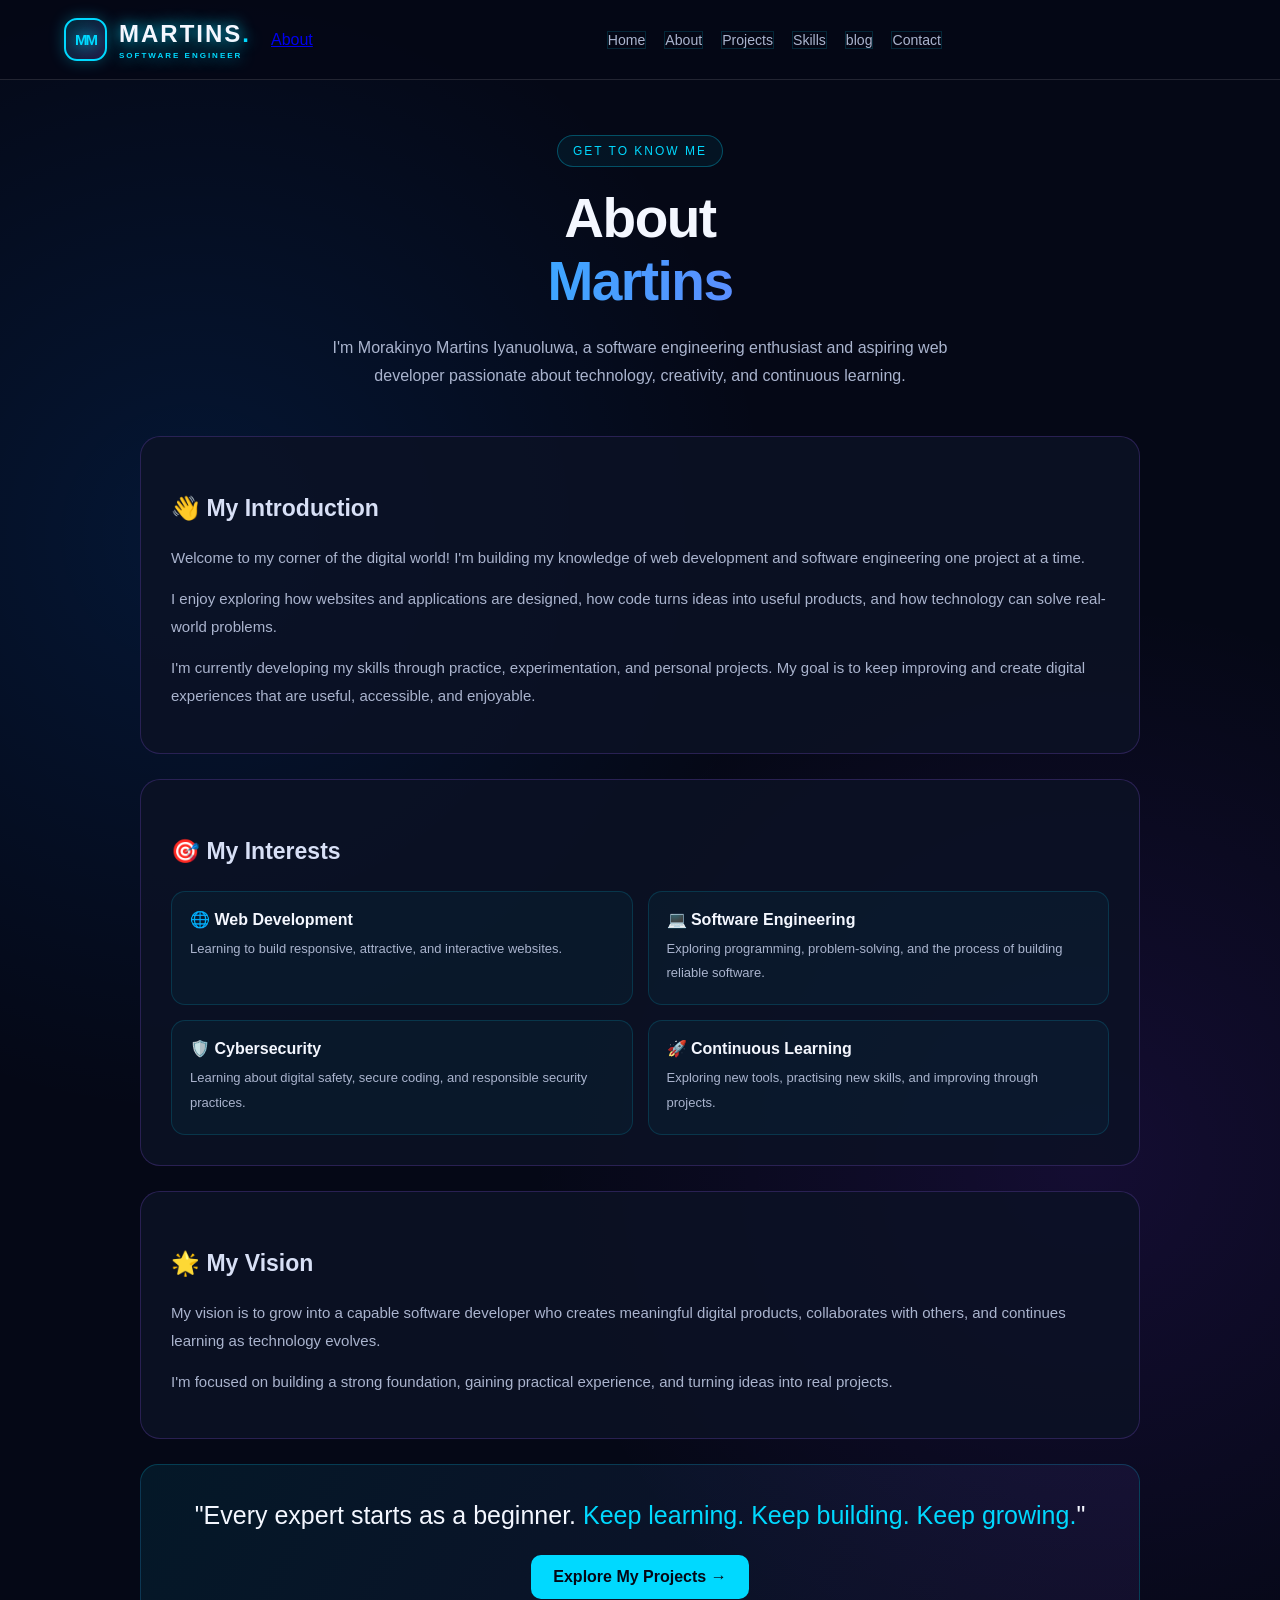
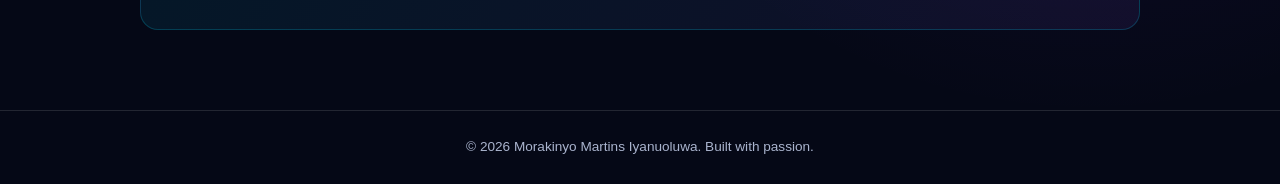
<file: about.html>
<!DOCTYPE html>
<html lang="en">
<head>
    <meta charset="UTF-8">
    <meta name="viewport" content="width=device-width, initial-scale=1.0">
    <meta name="theme-color" content="#050816">

    <title>About Me | Martins</title>

    <link rel="stylesheet" href="style.css">

    <style>
        .about-page {
            width: min(1000px, 92%);
            margin: auto;
            padding: 55px 0 80px;
        }

        .about-heading {
            text-align: center;
            margin-bottom: 45px;
            animation: fadeUp .8s ease both;
        }

        .about-tag {
            display: inline-block;
            padding: 8px 15px;
            border: 1px solid rgba(0,217,255,.3);
            border-radius: 30px;
            color: #00d9ff;
            background: rgba(0,217,255,.06);
            font-size: 12px;
            letter-spacing: 2px;
        }

        .about-heading h1 {
            margin: 20px 0;
            font-size: clamp(32px, 7vw, 55px);
        }

        .gradient-text {
            background: linear-gradient(90deg,#00d9ff,#985cff);
            -webkit-background-clip: text;
            background-clip: text;
            color: transparent;
        }

        .about-heading p {
            max-width: 650px;
            margin: auto;
            color: #aab4ce;
            line-height: 1.8;
        }

        .about-card {
            padding: 30px;
            margin-bottom: 25px;
            background: rgba(12,18,37,.85);
            border: 1px solid rgba(152,92,255,.22);
            border-radius: 20px;
            animation: fadeUp .8s ease both;
            transition: .3s ease;
        }

        .about-card:hover {
            border-color: #00d9ff;
            box-shadow: 0 10px 30px rgba(0,217,255,.08);
            transform: translateY(-3px);
        }

        .about-card h2 {
            font-size: 23px;
            margin-bottom: 16px;
        }

        .about-card p {
            color: #aab4ce;
            font-size: 15px;
            line-height: 1.9;
            margin-bottom: 12px;
        }

        .interest-grid {
            display: grid;
            grid-template-columns: repeat(2,minmax(0,1fr));
            gap: 15px;
            margin-top: 20px;
        }

        .interest-item {
            padding: 18px;
            border: 1px solid rgba(0,217,255,.15);
            border-radius: 14px;
            background: rgba(0,217,255,.04);
        }

        .interest-item h3 {
            font-size: 16px;
            margin-bottom: 8px;
        }

        .interest-item p {
            font-size: 13px;
            margin: 0;
        }

        .about-quote {
            text-align: center;
            padding: 30px 20px;
            border-radius: 18px;
            background: linear-gradient(
                120deg,
                rgba(0,217,255,.08),
                rgba(152,92,255,.08)
            );
            border: 1px solid rgba(0,217,255,.2);
        }

        .about-quote p {
            font-size: clamp(18px,4vw,25px);
            line-height: 1.6;
        }

        .about-quote span {
            color: #00d9ff;
        }

        .about-button {
            display: inline-block;
            margin-top: 20px;
            padding: 13px 22px;
            background: #00d9ff;
            color: #050816;
            font-weight: 700;
            border-radius: 10px;
            text-decoration: none;
            transition: .3s ease;
        }

        .about-button:hover {
            box-shadow: 0 0 22px rgba(0,217,255,.4);
            transform: translateY(-2px);
        }

        .about-center {
            text-align: center;
        }

        @media(max-width:600px) {
            .about-page {
                padding-top: 35px;
            }

            .about-card {
                padding: 22px;
            }

            .interest-grid {
                grid-template-columns: 1fr;
            }
        }

        @media(prefers-reduced-motion:reduce) {
            .about-heading,
            .about-card {
                animation: none;
            }

            .about-card,
            .about-button {
                transition: none;
            }
        }
    </style>
</head>

<body>

    <header class="navbar">
        <a href="index.html" class="logo">
            <span class="logo-icon">MM</span>

            <span class="logo-text">
                <span class="logo-name">MARTINS<span class="logo-dot">.</span></span>
                <span class="logo-subtitle">SOFTWARE ENGINEER</span>
            </span>
            <a href="about.html" class="active">About</a>
        </a>

        <nav class="nav-links">
  <a href="index.html">Home</a>
  <a href="about.html">About</a>
  <a href="project.html">Projects</a>
  <a href="Skills.html">Skills</a>
  <a href="blog.html">blog</a>

  <a href="contact.html">Contact</a>
</nav>
    </header>

    <main class="about-page">

        <section class="about-heading">
            <span class="about-tag">GET TO KNOW ME</span>

            <h1>About <span class="gradient-text">Martins</span></h1>

            <p>
                I'm Morakinyo Martins Iyanuoluwa, a software engineering
                enthusiast and aspiring web developer passionate about
                technology, creativity, and continuous learning.
            </p>
        </section>

        <section class="about-card">
            <h2>👋 My Introduction</h2>

            <p>
                Welcome to my corner of the digital world! I'm building my
                knowledge of web development and software engineering one
                project at a time.
            </p>

            <p>
                I enjoy exploring how websites and applications are designed,
                how code turns ideas into useful products, and how technology
                can solve real-world problems.
            </p>

            <p>
                I'm currently developing my skills through practice,
                experimentation, and personal projects. My goal is to keep
                improving and create digital experiences that are useful,
                accessible, and enjoyable.
            </p>
        </section>

        <section class="about-card">
            <h2>🎯 My Interests</h2>

            <div class="interest-grid">

                <article class="interest-item">
                    <h3>🌐 Web Development</h3>
                    <p>
                        Learning to build responsive, attractive, and
                        interactive websites.
                    </p>
                </article>

                <article class="interest-item">
                    <h3>💻 Software Engineering</h3>
                    <p>
                        Exploring programming, problem-solving, and
                        the process of building reliable software.
                    </p>
                </article>

                <article class="interest-item">
                    <h3>🛡️ Cybersecurity</h3>
                    <p>
                        Learning about digital safety, secure coding,
                        and responsible security practices.
                    </p>
                </article>

                <article class="interest-item">
                    <h3>🚀 Continuous Learning</h3>
                    <p>
                        Exploring new tools, practising new skills,
                        and improving through projects.
                    </p>
                </article>

            </div>
        </section>

        <section class="about-card">
            <h2>🌟 My Vision</h2>

            <p>
                My vision is to grow into a capable software developer who
                creates meaningful digital products, collaborates with
                others, and continues learning as technology evolves.
            </p>

            <p>
                I'm focused on building a strong foundation, gaining
                practical experience, and turning ideas into real projects.
            </p>
        </section>

        <section class="about-quote">
            <p>
                "Every expert starts as a beginner.
                <span>Keep learning. Keep building. Keep growing.</span>"
            </p>

            <div class="about-center">
                <a href="project.html" class="about-button">
                    Explore My Projects →
                </a>
            </div>
        </section>

    </main>

    <footer class="footer">
        <p>© 2026 Morakinyo Martins Iyanuoluwa. Built with passion.</p>
    </footer>

</body>
</html>
</file>
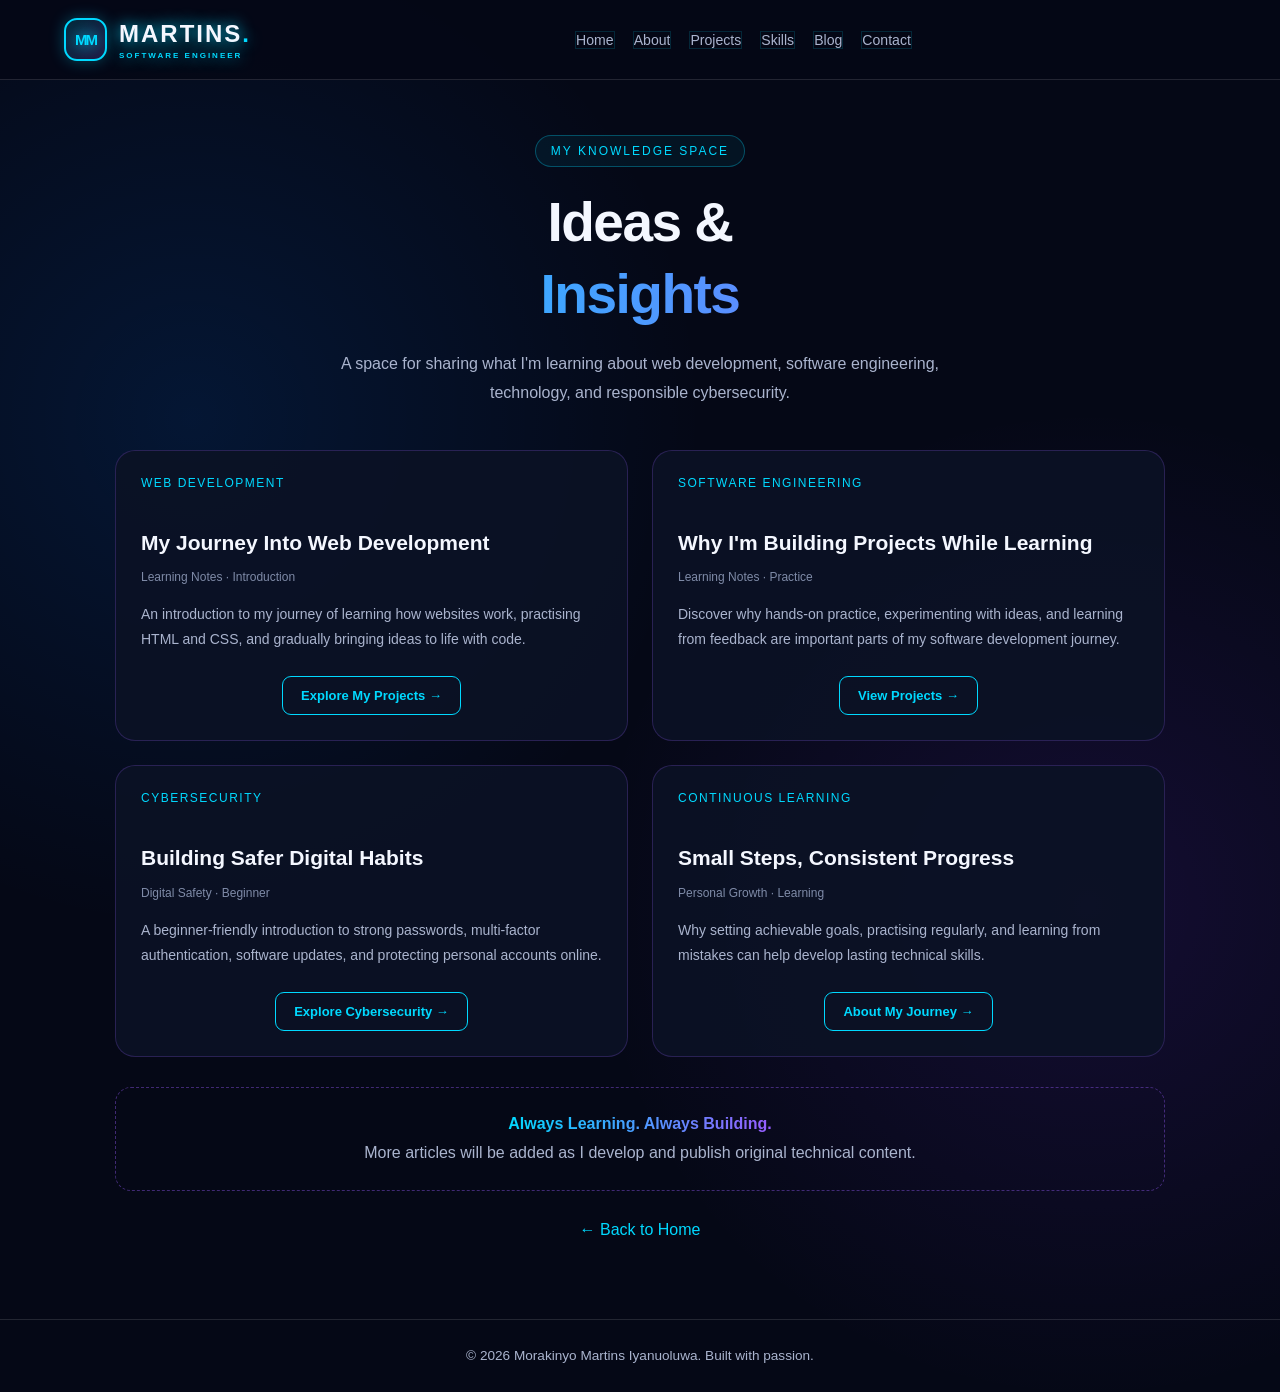
<file: blog.html>
<!DOCTYPE html>
<html lang="en">
<head>
    <meta charset="UTF-8">
    <meta name="viewport" content="width=device-width, initial-scale=1.0">
    <meta name="theme-color" content="#050816">

    <meta name="description"
          content="Explore technology articles and learning notes by Morakinyo Martins Iyanuoluwa.">

    <title>Blog | Martins</title>

    <link rel="stylesheet" href="style.css">

    <style>
        /* ===== BLOG PAGE ===== */

        .blog-page {
            width: min(1050px, 92%);
            margin: 0 auto;
            padding: 55px 0 80px;
        }

        /* ===== BLOG HEADING ===== */

        .blog-heading {
            width: 100%;
            margin: 0 auto 42px;
            text-align: center;
        }

        .blog-tag {
            display: inline-block;
            padding: 8px 15px;
            border: 1px solid rgba(0, 217, 255, 0.3);
            border-radius: 30px;
            color: #00d9ff;
            background: rgba(0, 217, 255, 0.06);
            font-size: 12px;
            letter-spacing: 2px;
        }

        .blog-heading h1 {
            margin: 20px 0;
            font-size: clamp(23px, 5.5vw, 55px);
            line-height: 1.3;
            text-align: center;
            white-space: nowrap;
        }

        .gradient-text {
            background: linear-gradient(90deg, #00d9ff, #985cff);
            -webkit-background-clip: text;
            background-clip: text;
            color: transparent;
        }

        .blog-heading p {
            max-width: 650px;
            margin: 0 auto;
            color: #aab4ce;
            line-height: 1.8;
        }

        /* ===== BLOG CARDS ===== */

        .blog-grid {
            display: grid;
            grid-template-columns: repeat(2, minmax(0, 1fr));
            gap: 24px;
        }

        .blog-card {
            display: flex;
            flex-direction: column;
            align-items: stretch;
            padding: 25px;
            border: 1px solid rgba(152, 92, 255, 0.22);
            border-radius: 20px;
            background: rgba(12, 18, 37, 0.9);
            transition:
                transform 0.3s ease,
                border-color 0.3s ease,
                box-shadow 0.3s ease;
            animation: fadeUp 0.8s ease both;
        }

        .blog-card:hover {
            transform: translateY(-6px);
            border-color: #00d9ff;
            box-shadow: 0 12px 30px rgba(0, 217, 255, 0.08);
        }

        .blog-category {
            color: #00d9ff;
            font-size: 12px;
            letter-spacing: 1.5px;
            margin-bottom: 15px;
        }

        .blog-card h2 {
            color: #f4f7ff;
            font-size: 21px;
            line-height: 1.5;
            margin-bottom: 12px;
        }

        .blog-meta {
            color: #7f8ba8;
            font-size: 12px;
            margin-bottom: 18px;
        }

        .blog-card p {
            color: #aab4ce;
            line-height: 1.8;
            font-size: 14px;
            margin-bottom: 24px;
        }

        /* ===== CENTERED CARD BUTTONS ===== */

        .blog-button-wrap {
            display: flex;
            justify-content: center;
            align-items: center;
            width: 100%;
            margin-top: auto;
        }

        .blog-button {
            display: inline-flex;
            justify-content: center;
            align-items: center;
            text-align: center;
            padding: 11px 18px;
            color: #00d9ff;
            border: 1px solid #00d9ff;
            border-radius: 9px;
            text-decoration: none;
            font-size: 13px;
            font-weight: 700;
            transition: 0.3s ease;
        }

        .blog-button:hover {
            color: #050816;
            background: #00d9ff;
            box-shadow: 0 0 18px rgba(0, 217, 255, 0.25);
        }

        /* ===== BLOG NOTE ===== */

        .blog-note {
            margin-top: 30px;
            padding: 22px;
            border: 1px dashed rgba(152, 92, 255, 0.4);
            border-radius: 16px;
            color: #aab4ce;
            text-align: center;
            line-height: 1.8;
        }

        .blog-back {
            display: block;
            width: fit-content;
            margin: 30px auto 0;
            color: #00d9ff;
            text-decoration: none;
            text-align: center;
        }

        .blog-back:hover {
            text-shadow: 0 0 12px #00d9ff;
        }

        /* ===== MOBILE RESPONSIVENESS ===== */

        @media (max-width: 650px) {
            .blog-page {
                padding-top: 35px;
            }

            .blog-grid {
                grid-template-columns: 1fr;
            }

            .blog-card {
                padding: 22px;
            }

          .blog-heading h1 {
    display: flex;
    justify-content: center;
    align-items: center;
    flex-wrap: nowrap;
    gap: 8px;
    width: 100%;
    margin: 20px auto;
    font-size: clamp(18px, 5.5vw, 55px);
    line-height: 1.3;
    white-space: nowrap;
}

.blog-heading h1 .gradient-text {
    white-space: nowrap;
    display: inline;
}
        }

        @media (max-width: 360px) {
            .blog-heading h1 {
                font-size: 21px;
            }
        }

        @media (prefers-reduced-motion: reduce) {
            .blog-card {
                animation: none;
                transition: none;
            }

            .blog-button {
                transition: none;
            }
        }
    </style>
</head>

<body>

    <!-- ===== HEADER ===== -->

    <header class="navbar">

        <a href="index.html" class="logo">
            <span class="logo-icon">MM</span>

            <span class="logo-text">
                <span class="logo-name">
                    MARTINS<span class="logo-dot">.</span>
                </span>

                <span class="logo-subtitle">
                    SOFTWARE ENGINEER
                </span>
            </span>
        </a>

        <nav class="nav-links">
            <a href="index.html">Home</a>
            <a href="about.html">About</a>
            <a href="project.html">Projects</a>
            <a href="Skills.html">Skills</a>
            <a href="blog.html" aria-current="page">Blog</a> 
            <a href="contact.html">Contact</a>
        </nav>

    </header>

    <!-- ===== MAIN BLOG CONTENT ===== -->

    <main class="blog-page">

        <section class="blog-heading">

            <span class="blog-tag">
                MY KNOWLEDGE SPACE
            </span>

            <h1>
                Ideas &amp; <span class="gradient-text">Insights</span>
            </h1>

            <p>
                A space for sharing what I'm learning about web development,
                software engineering, technology, and responsible cybersecurity.
            </p>

        </section>

        <!-- ===== BLOG ARTICLES ===== -->

        <section class="blog-grid" aria-label="Blog articles">

            <!-- ARTICLE 1 -->

            <article class="blog-card">

                <div class="blog-category">
                    WEB DEVELOPMENT
                </div>

                <h2>My Journey Into Web Development</h2>

                <div class="blog-meta">
                    Learning Notes · Introduction
                </div>

                <p>
                    An introduction to my journey of learning how websites
                    work, practising HTML and CSS, and gradually bringing
                    ideas to life with code.
                </p>

                <div class="blog-button-wrap">
                    <a href="projects.html" class="blog-button">
                        Explore My Projects →
                    </a>
                </div>

            </article>

            <!-- ARTICLE 2 -->

            <article class="blog-card">

                <div class="blog-category">
                    SOFTWARE ENGINEERING
                </div>

                <h2>Why I'm Building Projects While Learning</h2>

                <div class="blog-meta">
                    Learning Notes · Practice
                </div>

                <p>
                    Discover why hands-on practice, experimenting with ideas,
                    and learning from feedback are important parts of my
                    software development journey.
                </p>

                <div class="blog-button-wrap">
                    <a href="projects.html" class="blog-button">
                        View Projects →
                    </a>
                </div>

            </article>

            <!-- ARTICLE 3 -->

            <article class="blog-card">

                <div class="blog-category">
                    CYBERSECURITY
                </div>

                <h2>Building Safer Digital Habits</h2>

                <div class="blog-meta">
                    Digital Safety · Beginner
                </div>

                <p>
                    A beginner-friendly introduction to strong passwords,
                    multi-factor authentication, software updates, and
                    protecting personal accounts online.
                </p>

                <div class="blog-button-wrap">
                    <a href="cybersecurity.html" class="blog-button">
                        Explore Cybersecurity →
                    </a>
                </div>

            </article>

            <!-- ARTICLE 4 -->

            <article class="blog-card">

                <div class="blog-category">
                    CONTINUOUS LEARNING
                </div>

                <h2>Small Steps, Consistent Progress</h2>

                <div class="blog-meta">
                    Personal Growth · Learning
                </div>

                <p>
                    Why setting achievable goals, practising regularly,
                    and learning from mistakes can help develop lasting
                    technical skills.
                </p>

                <div class="blog-button-wrap">
                    <a href="about.html" class="blog-button">
                        About My Journey →
                    </a>
                </div>

            </article>

        </section>

        <!-- ===== FOOTER NOTE ===== -->

        <section class="blog-note">

            <strong class="gradient-text">
                Always Learning. Always Building.
            </strong>

            <br>

            More articles will be added as I develop and publish
            original technical content.

        </section>

        <a href="index.html" class="blog-back">
            ← Back to Home
        </a>

    </main>

    <!-- ===== FOOTER ===== -->

    <footer class="footer">
        <p>
            © 2026 Morakinyo Martins Iyanuoluwa. Built with passion.
        </p>
    </footer>

</body>
</html>
</file>
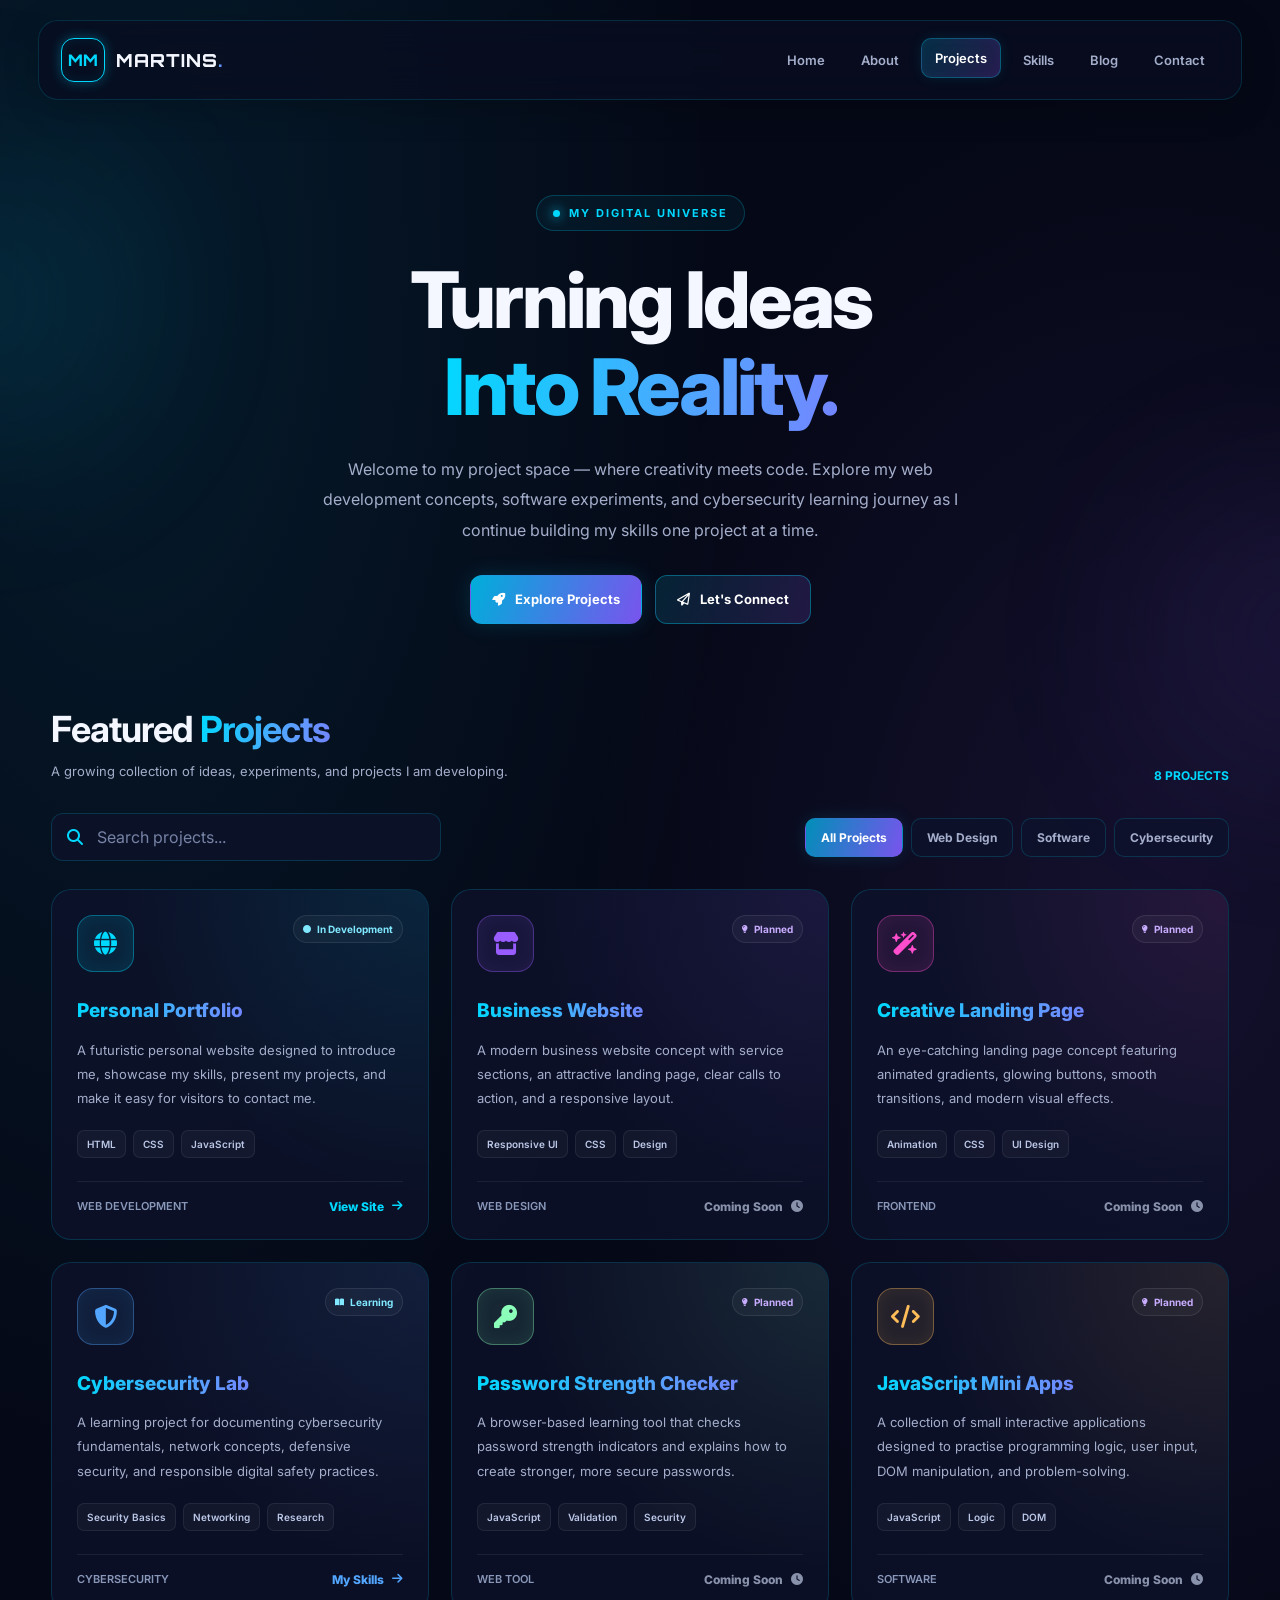
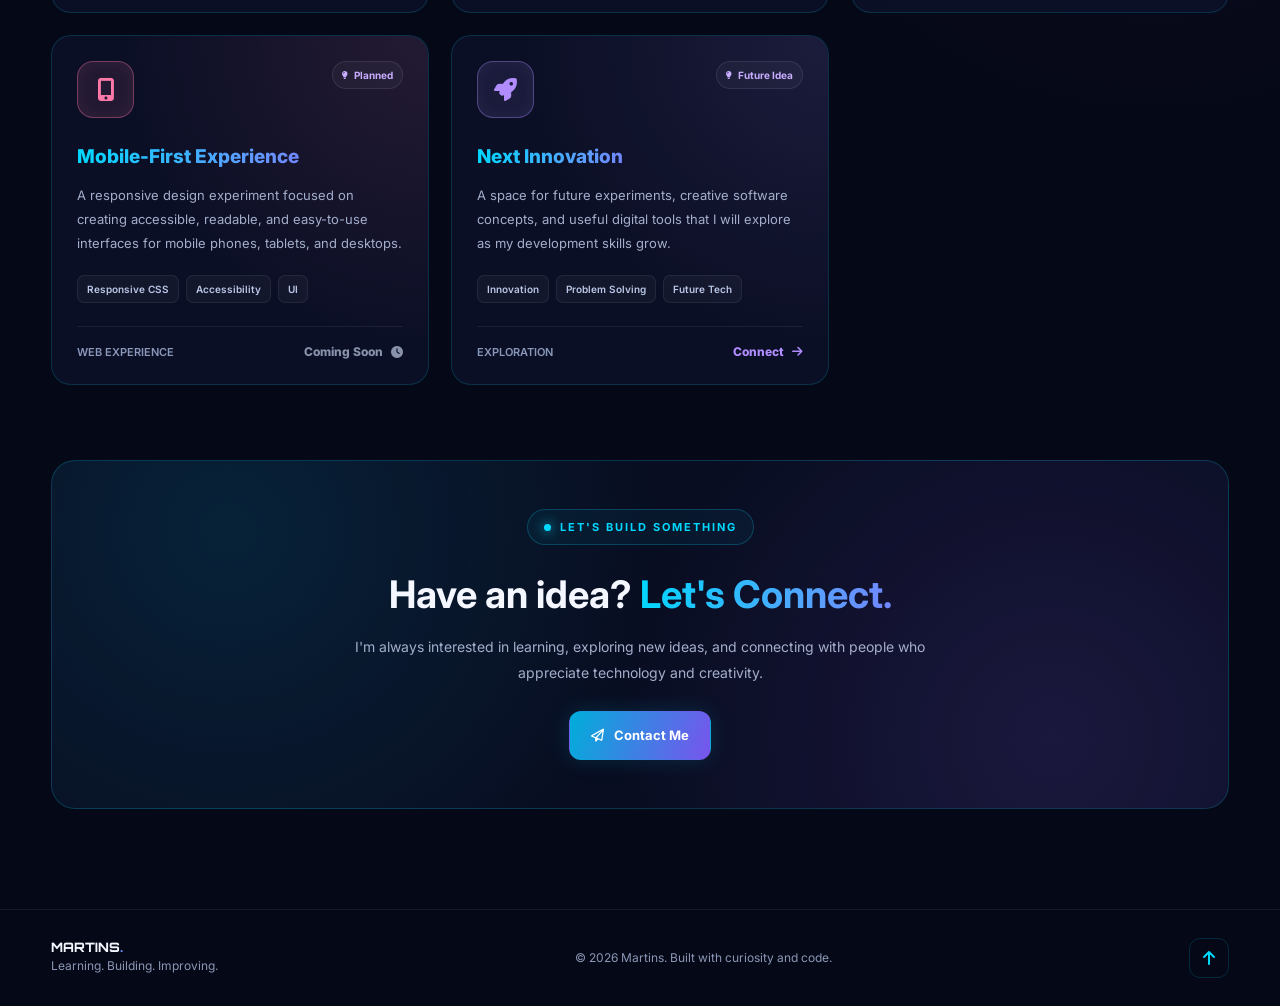
<file: project.html>
<!DOCTYPE html>
<html lang="en">
<head>
    <meta charset="UTF-8">
    <meta name="viewport" content="width=device-width, initial-scale=1.0">

    <meta name="theme-color" content="#050816">
    <meta name="description" content="Explore the web development, software engineering, and cybersecurity learning projects of Martins.">

    <title>My Projects | MARTINS.</title>

    <!-- Google Fonts -->
    <link rel="preconnect" href="https://fonts.googleapis.com">
    <link rel="preconnect" href="https://fonts.gstatic.com" crossorigin>

    <link href="https://fonts.googleapis.com/css2?family=Inter:wght@400;500;600;700;800&family=Orbitron:wght@500;600;700;800&display=swap" rel="stylesheet">

    <!-- Font Awesome Icons -->
    <link rel="stylesheet" href="https://cdnjs.cloudflare.com/ajax/libs/font-awesome/6.7.2/css/all.min.css">

    <style>
        /* =========================
           GLOBAL SETTINGS
        ========================= */

        :root {
            --background: #050816;
            --card-background: rgba(13, 19, 43, 0.78);
            --cyan: #00d9ff;
            --purple: #985cff;
            --pink: #ff4ecd;
            --text: #f4f7ff;
            --muted: #a4aecb;
            --border: rgba(0, 217, 255, 0.17);
        }

        * {
            margin: 0;
            padding: 0;
            box-sizing: border-box;
        }

        html {
            scroll-behavior: smooth;
            scroll-padding-top: 30px;
        }

        body {
            min-height: 100vh;
            overflow-x: hidden;
            font-family: 'Inter', sans-serif;
            color: var(--text);
            background:
                radial-gradient(
                    ellipse at 10% 10%,
                    rgba(0, 217, 255, 0.09),
                    transparent 38%
                ),
                radial-gradient(
                    ellipse at 90% 35%,
                    rgba(152, 92, 255, 0.10),
                    transparent 35%
                ),
                var(--background);
        }

        a {
            color: inherit;
            text-decoration: none;
        }

        button,
        input {
            font: inherit;
        }

        button,
        a {
            -webkit-tap-highlight-color: transparent;
        }

        .container {
            width: min(1180px, 92%);
            margin-inline: auto;
        }

        /* =========================
           ANIMATED BACKGROUND
        ========================= */

        .ambient {
            position: fixed;
            width: 280px;
            height: 280px;
            border-radius: 50%;
            filter: blur(100px);
            opacity: 0.12;
            pointer-events: none;
            z-index: -1;
            animation: ambientMove 12s ease-in-out infinite alternate;
        }

        .ambient-one {
            top: 18%;
            left: -160px;
            background: var(--cyan);
        }

        .ambient-two {
            right: -160px;
            top: 55%;
            background: var(--purple);
            animation-delay: -5s;
        }

        @keyframes ambientMove {
            from {
                transform: translateY(-35px) scale(0.9);
            }

            to {
                transform: translateY(70px) scale(1.15);
            }
        }

        /* =========================
           GRADIENT TEXT
        ========================= */

        .gradient-text {
            background: linear-gradient(
                100deg,
                #00d9ff,
                #5c9dff,
                #985cff,
                #ff4ecd,
                #00d9ff
            );

            background-size: 300% auto;
            background-clip: text;
            -webkit-background-clip: text;
            -webkit-text-fill-color: transparent;

            animation: gradientFlow 6s linear infinite;
        }

        @keyframes gradientFlow {
            0% {
                background-position: 0% center;
            }

            100% {
                background-position: 300% center;
            }
        }

        /* =========================
           NAVIGATION
        ========================= */

        .navbar {
            width: min(1240px, 94%);
            margin: 20px auto 0;
            padding: 17px 22px;

            display: flex;
            align-items: center;
            justify-content: space-between;
            gap: 24px;

            background: rgba(8, 13, 32, 0.78);
            border: 1px solid rgba(0, 217, 255, 0.15);
            border-radius: 20px;

            backdrop-filter: blur(18px);
            -webkit-backdrop-filter: blur(18px);

            box-shadow: 0 8px 35px rgba(0, 0, 0, 0.2);
        }

        .logo {
            display: inline-flex;
            align-items: center;
            gap: 11px;
            flex-shrink: 0;
        }

        .logo-mark {
            width: 44px;
            height: 44px;

            display: grid;
            place-items: center;

            border: 1px solid var(--cyan);
            border-radius: 13px;

            color: var(--cyan);
            font-family: 'Orbitron', sans-serif;
            font-weight: 800;

            box-shadow:
                0 0 12px rgba(0, 217, 255, 0.3),
                inset 0 0 12px rgba(0, 217, 255, 0.08);
        }

        .logo-name {
            font-family: 'Orbitron', sans-serif;
            font-size: 18px;
            font-weight: 800;
            letter-spacing: 1px;
        }

        .nav-links {
            display: flex;
            align-items: center;
            justify-content: flex-end;
            flex-wrap: wrap;
            gap: 8px;
        }

        .nav-links a {
            padding: 11px 13px;
            border: 1px solid transparent;
            border-radius: 10px;

            font-size: 13px;
            font-weight: 600;
            color: var(--muted);

            transition:
                color 0.3s ease,
                background 0.3s ease,
                transform 0.3s ease,
                box-shadow 0.3s ease;
        }

        .nav-links a:hover,
        .nav-links a.active {
            color: white;
            background: linear-gradient(
                120deg,
                rgba(0, 217, 255, 0.17),
                rgba(152, 92, 255, 0.22)
            );

            border-color: rgba(0, 217, 255, 0.28);

            box-shadow:
                0 0 14px rgba(0, 217, 255, 0.1),
                inset 0 0 12px rgba(152, 92, 255, 0.05);

            transform: translateY(-2px);
        }

        /* =========================
           HERO SECTION
        ========================= */

        .hero {
            padding: 95px 0 48px;
            text-align: center;
        }

        .eyebrow {
            display: inline-flex;
            align-items: center;
            justify-content: center;
            gap: 9px;

            padding: 10px 16px;
            margin-bottom: 25px;

            border: 1px solid rgba(0, 217, 255, 0.22);
            border-radius: 100px;

            background: rgba(0, 217, 255, 0.05);

            color: var(--cyan);
            font-size: 11px;
            font-weight: 700;
            letter-spacing: 2px;
            text-transform: uppercase;
        }

        .live-dot {
            width: 7px;
            height: 7px;
            border-radius: 50%;
            background: var(--cyan);
            box-shadow: 0 0 12px var(--cyan);
            animation: pulse 1.8s infinite;
        }

        @keyframes pulse {
            0%, 100% {
                opacity: 1;
                transform: scale(1);
            }

            50% {
                opacity: 0.45;
                transform: scale(0.75);
            }
        }

        .hero h1 {
            max-width: 900px;
            margin: 0 auto 23px;

            font-size: clamp(42px, 7vw, 78px);
            line-height: 1.12;
            letter-spacing: -3px;
            font-weight: 800;
        }

        .hero h1 .plain {
            display: block;
            color: var(--text);
        }

        .hero-description {
            max-width: 670px;
            margin: 0 auto;

            color: var(--muted);
            font-size: 16px;
            line-height: 1.9;
        }

        .hero-actions {
            margin-top: 30px;

            display: flex;
            align-items: center;
            justify-content: center;
            flex-wrap: wrap;
            gap: 13px;
        }

        /* =========================
           BUTTONS
        ========================= */

        .btn {
            min-height: 49px;
            padding: 14px 21px;

            display: inline-flex;
            align-items: center;
            justify-content: center;
            gap: 10px;

            border: 1px solid rgba(0, 217, 255, 0.35);
            border-radius: 12px;

            background: linear-gradient(
                110deg,
                rgba(0, 217, 255, 0.12),
                rgba(152, 92, 255, 0.17)
            );

            color: white;
            font-size: 13px;
            font-weight: 700;

            transition: 0.3s ease;
            cursor: pointer;
        }

        .btn-primary {
            background: linear-gradient(110deg, #00aeda, #7954ed);
            border-color: transparent;
            box-shadow: 0 0 22px rgba(0, 217, 255, 0.14);
        }

        .btn:hover {
            transform: translateY(-3px);
            box-shadow:
                0 0 20px rgba(0, 217, 255, 0.22),
                0 0 35px rgba(152, 92, 255, 0.13);
        }

        .btn:active {
            transform: scale(0.97);
        }

        /* =========================
           PROJECT SECTION
        ========================= */

        .projects-section {
            padding: 35px 0 100px;
        }

        .section-heading {
            margin-bottom: 30px;

            display: flex;
            align-items: flex-end;
            justify-content: space-between;
            gap: 20px;
        }

        .section-heading h2 {
            margin-bottom: 9px;
            font-size: clamp(25px, 4vw, 36px);
            letter-spacing: -1px;
        }

        .section-heading p {
            color: var(--muted);
            font-size: 13px;
            line-height: 1.8;
        }

        .project-count {
            color: var(--cyan);
            font-size: 12px;
            font-weight: 700;
            white-space: nowrap;
        }

        /* =========================
           SEARCH BAR
        ========================= */

        .toolbar {
            margin-bottom: 28px;

            display: flex;
            align-items: center;
            justify-content: space-between;
            flex-wrap: wrap;
            gap: 15px;
        }

        .search-box {
            min-width: 220px;
            flex: 1;
            max-width: 390px;
            position: relative;
        }

        .search-box i {
            position: absolute;
            left: 16px;
            top: 50%;
            transform: translateY(-50%);
            color: var(--cyan);
        }

        .search-box input {
            width: 100%;
            min-height: 48px;
            padding: 13px 15px 13px 45px;

            outline: none;
            border: 1px solid var(--border);
            border-radius: 12px;

            color: white;
            background: rgba(13, 19, 43, 0.8);

            transition: border-color 0.3s, box-shadow 0.3s;
        }

        .search-box input::placeholder {
            color: #7783a5;
        }

        .search-box input:focus {
            border-color: var(--cyan);
            box-shadow: 0 0 18px rgba(0, 217, 255, 0.1);
        }

        .filters {
            display: flex;
            align-items: center;
            flex-wrap: wrap;
            gap: 8px;
        }

        .filter-btn {
            padding: 11px 15px;

            border: 1px solid var(--border);
            border-radius: 10px;

            color: var(--muted);
            background: rgba(13, 19, 43, 0.65);

            font-size: 12px;
            font-weight: 700;

            cursor: pointer;
            transition: 0.3s ease;
        }

        .filter-btn:hover,
        .filter-btn.active {
            color: white;
            border-color: transparent;

            background: linear-gradient(
                110deg,
                #008fb8,
                #7954ed
            );

            box-shadow: 0 0 18px rgba(0, 217, 255, 0.12);
        }

        /* =========================
           PROJECT GRID
        ========================= */

        .project-grid {
            display: grid;
            grid-template-columns: repeat(3, minmax(0, 1fr));
            gap: 22px;
        }

        .project-card {
            --accent: #00d9ff;

            position: relative;
            isolation: isolate;
            min-width: 0;
            padding: 25px;

            display: flex;
            flex-direction: column;
            align-items: flex-start;

            border: 1px solid rgba(0, 217, 255, 0.16);
            border-radius: 20px;

            background: var(--card-background);

            overflow: hidden;
            transition:
                transform 0.4s ease,
                border-color 0.4s ease,
                box-shadow 0.4s ease;

            animation: cardEnter 0.7s both;
        }

        .project-card::before {
            content: "";
            position: absolute;
            inset: 0;
            z-index: -2;

            background: radial-gradient(
                circle at top right,
                color-mix(in srgb, var(--accent) 13%, transparent),
                transparent 60%
            );

            opacity: 0.8;
            pointer-events: none;
        }

        .project-card::after {
            content: "";
            position: absolute;
            top: 0;
            left: -120%;
            width: 70%;
            height: 100%;
            z-index: -1;

            background: linear-gradient(
                110deg,
                transparent,
                rgba(255, 255, 255, 0.035),
                transparent
            );

            transform: skewX(-18deg);
            transition: left 0.8s ease;
            pointer-events: none;
        }

        .project-card:hover::after {
            left: 150%;
        }

        .project-card:hover {
            transform: translateY(-8px);
            border-color: var(--accent);

            box-shadow:
                0 12px 35px rgba(0, 0, 0, 0.22),
                0 0 20px color-mix(in srgb, var(--accent) 16%, transparent);
        }

        @keyframes cardEnter {
            from {
                opacity: 0;
                transform: translateY(24px);
            }

            to {
                opacity: 1;
                transform: translateY(0);
            }
        }

        .project-card[hidden] {
            display: none !important;
        }

        .card-top {
            width: 100%;
            margin-bottom: 25px;

            display: flex;
            align-items: flex-start;
            justify-content: space-between;
            gap: 10px;
        }

        .project-icon {
            width: 57px;
            height: 57px;
            flex-shrink: 0;

            display: grid;
            place-items: center;

            border: 1px solid color-mix(
                in srgb,
                var(--accent) 38%,
                transparent
            );

            border-radius: 16px;

            color: var(--accent);
            background: color-mix(
                in srgb,
                var(--accent) 10%,
                transparent
            );

            font-size: 23px;

            box-shadow:
                inset 0 0 18px color-mix(
                    in srgb,
                    var(--accent) 7%,
                    transparent
                );

            transition: transform 0.4s ease;
        }

        .project-card:hover .project-icon {
            transform: rotate(-7deg) scale(1.08);
        }

        .status {
            display: inline-flex;
            align-items: center;
            gap: 6px;

            padding: 7px 9px;

            border: 1px solid rgba(255, 255, 255, 0.09);
            border-radius: 100px;

            color: #b9c5e4;
            background: rgba(255, 255, 255, 0.035);

            font-size: 10px;
            font-weight: 700;
            white-space: nowrap;
        }

        .status i {
            font-size: 8px;
        }

        .status-learning {
            color: #80e8ff;
        }

        .status-planned {
            color: #c8adff;
        }

        .status-ready {
            color: #8dffc5;
        }

        .project-title {
            margin-bottom: 12px;

            font-size: 19px;
            line-height: 1.5;
            font-weight: 800;
        }

        .project-description {
            margin-bottom: 20px;

            color: var(--muted);
            font-size: 13px;
            line-height: 1.85;

            flex-grow: 1;
        }

        .project-tags {
            margin-bottom: 23px;

            display: flex;
            flex-wrap: wrap;
            gap: 7px;
        }

        .project-tags span {
            padding: 7px 9px;

            border: 1px solid rgba(255, 255, 255, 0.07);
            border-radius: 7px;

            color: #bac7e6;
            background: rgba(255, 255, 255, 0.035);

            font-size: 10px;
            font-weight: 600;
        }

        .card-footer {
            width: 100%;
            padding-top: 17px;

            border-top: 1px solid rgba(255, 255, 255, 0.07);

            display: flex;
            align-items: center;
            justify-content: space-between;
            gap: 10px;
        }

        .project-type {
            color: #8997b9;
            font-size: 11px;
            font-weight: 600;
        }

        .card-link {
            display: inline-flex;
            align-items: center;
            gap: 8px;

            color: var(--accent);
            font-size: 12px;
            font-weight: 800;

            transition: gap 0.3s ease;
        }

        .card-link:hover {
            gap: 13px;
        }

        .card-link.disabled {
            color: #8992ab;
            cursor: default;
        }

        .card-link.disabled:hover {
            gap: 8px;
        }

        /* =========================
           EMPTY SEARCH STATE
        ========================= */

        .empty-state {
            display: none;
            padding: 45px 20px;
            text-align: center;
            color: var(--muted);
        }

        .empty-state.show {
            display: block;
        }

        .empty-state i {
            margin-bottom: 15px;
            color: var(--cyan);
            font-size: 30px;
        }

        .empty-state h3 {
            margin-bottom: 8px;
            color: white;
        }

        /* =========================
           CALL TO ACTION
        ========================= */

        .cta {
            position: relative;
            margin-top: 75px;
            padding: 48px 25px;

            text-align: center;

            border: 1px solid rgba(0, 217, 255, 0.19);
            border-radius: 24px;

            background:
                radial-gradient(
                    circle at 15% 20%,
                    rgba(0, 217, 255, 0.10),
                    transparent 42%
                ),
                radial-gradient(
                    circle at 85% 80%,
                    rgba(152, 92, 255, 0.13),
                    transparent 42%
                ),
                rgba(12, 18, 41, 0.65);

            overflow: hidden;
        }

        .cta h2 {
            margin-bottom: 14px;
            font-size: clamp(25px, 4vw, 38px);
            line-height: 1.3;
        }

        .cta p {
            max-width: 600px;
            margin: 0 auto;

            color: var(--muted);
            font-size: 14px;
            line-height: 1.9;
        }

        .cta .btn {
            margin-top: 24px;
        }

        /* =========================
           FOOTER
        ========================= */

        .footer {
            padding: 28px 0;
            border-top: 1px solid rgba(255, 255, 255, 0.07);
        }

        .footer-inner {
            display: flex;
            align-items: center;
            justify-content: space-between;
            flex-wrap: wrap;
            gap: 15px;
        }

        .footer p {
            color: #8b97b6;
            font-size: 12px;
            line-height: 1.8;
        }

        .footer-brand {
            font-family: 'Orbitron', sans-serif;
            font-size: 13px;
            font-weight: 800;
        }

        .back-to-top {
            width: 40px;
            height: 40px;

            display: grid;
            place-items: center;

            border: 1px solid var(--border);
            border-radius: 11px;

            color: var(--cyan);
            transition: 0.3s ease;
        }

        .back-to-top:hover {
            background: rgba(0, 217, 255, 0.1);
            box-shadow: 0 0 15px rgba(0, 217, 255, 0.15);
            transform: translateY(-3px);
        }

        /* =========================
           TABLETS
        ========================= */

        @media (max-width: 950px) {
            .navbar {
                flex-direction: column;
                gap: 17px;
            }

            .nav-links {
                justify-content: center;
            }

            .project-grid {
                grid-template-columns: repeat(2, minmax(0, 1fr));
            }

            .hero {
                padding-top: 75px;
            }
        }

        /* =========================
           MOBILE PHONES
        ========================= */

        @media (max-width: 600px) {
            .navbar {
                width: 94%;
                padding: 18px 13px;
                border-radius: 17px;
            }

            .nav-links {
                width: 100%;
                display: grid;
                grid-template-columns: repeat(3, minmax(0, 1fr));
                gap: 8px;
            }

            .nav-links a {
                display: flex;
                align-items: center;
                justify-content: center;

                min-height: 43px;
                padding: 9px 3px;

                font-size: 11px;
                white-space: nowrap;
            }

            .hero {
                padding: 65px 0 38px;
            }

            .hero h1 {
                letter-spacing: -1.7px;
                font-size: clamp(39px, 11vw, 58px);
            }

            .hero-description {
                font-size: 14px;
            }

            .hero-actions {
                flex-direction: column;
                align-items: stretch;
            }

            .hero-actions .btn {
                width: 100%;
            }

            .projects-section {
                padding-bottom: 65px;
            }

            .section-heading {
                align-items: flex-start;
                flex-direction: column;
                gap: 9px;
            }

            .toolbar {
                align-items: stretch;
                flex-direction: column;
            }

            .search-box {
                max-width: none;
                width: 100%;
            }

            .filters {
                display: grid;
                grid-template-columns: repeat(2, minmax(0, 1fr));
            }

            .filter-btn {
                min-height: 42px;
                padding: 10px 7px;
            }

            .project-grid {
                grid-template-columns: minmax(0, 1fr);
                gap: 17px;
            }

            .project-card {
                padding: 22px;
            }

            .project-title {
                font-size: 20px;
            }

            .project-description {
                font-size: 13px;
            }

            .cta {
                margin-top: 50px;
                padding: 35px 19px;
            }

            .footer-inner {
                flex-direction: column;
                text-align: center;
            }
        }

        /* Respect reduced-motion accessibility preferences */
        @media (prefers-reduced-motion: reduce) {
            *,
            *::before,
            *::after {
                animation-duration: 0.01ms !important;
                animation-iteration-count: 1 !important;
                scroll-behavior: auto !important;
                transition-duration: 0.01ms !important;
            }
        }
    </style>
</head>

<body id="top">

    <!-- Ambient background lights -->
    <div class="ambient ambient-one"></div>
    <div class="ambient ambient-two"></div>

    <!-- =========================
         NAVIGATION
    ========================== -->

    <header class="navbar">

        <a href="index.html" class="logo" aria-label="Martins homepage">
            <span class="logo-mark">MM</span>
            <span class="logo-name">MARTINS<span class="gradient-text">.</span></span>
        </a>

        <nav class="nav-links" aria-label="Main navigation">
            <a href="index.html">Home</a>
            <a href="about.html">About</a>
            <a href="projects.html" class="active" aria-current="page">Projects</a>
            <a href="Skills.html">Skills</a>
            <a href="blog.html">Blog</a>
            <a href="contact.html">Contact</a>
        </nav>

    </header>

    <main>

        <!-- =========================
             HERO
        ========================== -->

        <section class="hero container">

            <div class="eyebrow">
                <span class="live-dot"></span>
                MY DIGITAL UNIVERSE
            </div>

            <h1>
                <span class="plain">Turning Ideas</span>
                <span class="gradient-text">Into Reality.</span>
            </h1>

            <p class="hero-description">
                Welcome to my project space — where creativity meets code.
                Explore my web development concepts, software experiments,
                and cybersecurity learning journey as I continue building
                my skills one project at a time.
            </p>

            <div class="hero-actions">

                <a href="#project-list" class="btn btn-primary">
                    <i class="fa-solid fa-rocket"></i>
                    Explore Projects
                </a>

                <a href="contact.html" class="btn">
                    <i class="fa-regular fa-paper-plane"></i>
                    Let's Connect
                </a>

            </div>

        </section>

        <!-- =========================
             PROJECTS
        ========================== -->

        <section class="projects-section container" id="project-list">

            <div class="section-heading">

                <div>
                    <h2>
                        Featured
                        <span class="gradient-text">Projects</span>
                    </h2>

                    <p>
                        A growing collection of ideas, experiments, and
                        projects I am developing.
                    </p>
                </div>

                <span class="project-count" id="project-count">
                    8 PROJECTS
                </span>

            </div>

            <!-- Search and category filters -->

            <div class="toolbar">

                <label class="search-box">
                    <i class="fa-solid fa-magnifying-glass"></i>

                    <input
                        type="search"
                        id="project-search"
                        placeholder="Search projects..."
                        aria-label="Search projects"
                    >
                </label>

                <div class="filters" aria-label="Filter projects">

                    <button
                        class="filter-btn active"
                        type="button"
                        data-filter="all"
                        aria-pressed="true"
                    >
                        All Projects
                    </button>

                    <button
                        class="filter-btn"
                        type="button"
                        data-filter="web"
                        aria-pressed="false"
                    >
                        Web Design
                    </button>

                    <button
                        class="filter-btn"
                        type="button"
                        data-filter="software"
                        aria-pressed="false"
                    >
                        Software
                    </button>

                    <button
                        class="filter-btn"
                        type="button"
                        data-filter="security"
                        aria-pressed="false"
                    >
                        Cybersecurity
                    </button>

                </div>

            </div>

            <!-- Project cards -->

            <div class="project-grid" id="project-grid">

                <!-- PROJECT 1 -->

                <article
                    class="project-card"
                    style="--accent:#00d9ff; animation-delay:.05s"
                    data-category="web"
                >

                    <div class="card-top">

                        <div class="project-icon">
                            <i class="fa-solid fa-globe"></i>
                        </div>

                        <span class="status status-learning">
                            <i class="fa-solid fa-circle"></i>
                            In Development
                        </span>

                    </div>

                    <h3 class="project-title gradient-text">
                        Personal Portfolio
                    </h3>

                    <p class="project-description">
                        A futuristic personal website designed to introduce
                        me, showcase my skills, present my projects, and make
                        it easy for visitors to contact me.
                    </p>

                    <div class="project-tags">
                        <span>HTML</span>
                        <span>CSS</span>
                        <span>JavaScript</span>
                    </div>

                    <div class="card-footer">
                        <span class="project-type">WEB DEVELOPMENT</span>

                        <a href="index.html" class="card-link">
                            View Site
                            <i class="fa-solid fa-arrow-right"></i>
                        </a>
                    </div>

                </article>

                <!-- PROJECT 2 -->

                <article
                    class="project-card"
                    style="--accent:#985cff; animation-delay:.1s"
                    data-category="web"
                >

                    <div class="card-top">

                        <div class="project-icon">
                            <i class="fa-solid fa-store"></i>
                        </div>

                        <span class="status status-planned">
                            <i class="fa-solid fa-lightbulb"></i>
                            Planned
                        </span>

                    </div>

                    <h3 class="project-title gradient-text">
                        Business Website
                    </h3>

                    <p class="project-description">
                        A modern business website concept with service
                        sections, an attractive landing page, clear calls
                        to action, and a responsive layout.
                    </p>

                    <div class="project-tags">
                        <span>Responsive UI</span>
                        <span>CSS</span>
                        <span>Design</span>
                    </div>

                    <div class="card-footer">
                        <span class="project-type">WEB DESIGN</span>

                        <span class="card-link disabled">
                            Coming Soon
                            <i class="fa-solid fa-clock"></i>
                        </span>
                    </div>

                </article>

                <!-- PROJECT 3 -->

                <article
                    class="project-card"
                    style="--accent:#ff4ecd; animation-delay:.15s"
                    data-category="web"
                >

                    <div class="card-top">

                        <div class="project-icon">
                            <i class="fa-solid fa-wand-magic-sparkles"></i>
                        </div>

                        <span class="status status-planned">
                            <i class="fa-solid fa-lightbulb"></i>
                            Planned
                        </span>

                    </div>

                    <h3 class="project-title gradient-text">
                        Creative Landing Page
                    </h3>

                    <p class="project-description">
                        An eye-catching landing page concept featuring
                        animated gradients, glowing buttons, smooth
                        transitions, and modern visual effects.
                    </p>

                    <div class="project-tags">
                        <span>Animation</span>
                        <span>CSS</span>
                        <span>UI Design</span>
                    </div>

                    <div class="card-footer">
                        <span class="project-type">FRONTEND</span>

                        <span class="card-link disabled">
                            Coming Soon
                            <i class="fa-solid fa-clock"></i>
                        </span>
                    </div>

                </article>

                <!-- PROJECT 4 -->

                <article
                    class="project-card"
                    style="--accent:#53a6ff; animation-delay:.2s"
                    data-category="security"
                >

                    <div class="card-top">

                        <div class="project-icon">
                            <i class="fa-solid fa-shield-halved"></i>
                        </div>

                        <span class="status status-learning">
                            <i class="fa-solid fa-book-open"></i>
                            Learning
                        </span>

                    </div>

                    <h3 class="project-title gradient-text">
                        Cybersecurity Lab
                    </h3>

                    <p class="project-description">
                        A learning project for documenting cybersecurity
                        fundamentals, network concepts, defensive security,
                        and responsible digital safety practices.
                    </p>

                    <div class="project-tags">
                        <span>Security Basics</span>
                        <span>Networking</span>
                        <span>Research</span>
                    </div>

                    <div class="card-footer">
                        <span class="project-type">CYBERSECURITY</span>

                        <a href="skills.html" class="card-link">
                            My Skills
                            <i class="fa-solid fa-arrow-right"></i>
                        </a>
                    </div>

                </article>

                <!-- PROJECT 5 -->

                <article
                    class="project-card"
                    style="--accent:#8bffba; animation-delay:.25s"
                    data-category="software"
                >

                    <div class="card-top">

                        <div class="project-icon">
                            <i class="fa-solid fa-key"></i>
                        </div>

                        <span class="status status-planned">
                            <i class="fa-solid fa-lightbulb"></i>
                            Planned
                        </span>

                    </div>

                    <h3 class="project-title gradient-text">
                        Password Strength Checker
                    </h3>

                    <p class="project-description">
                        A browser-based learning tool that checks password
                        strength indicators and explains how to create
                        stronger, more secure passwords.
                    </p>

                    <div class="project-tags">
                        <span>JavaScript</span>
                        <span>Validation</span>
                        <span>Security</span>
                    </div>

                    <div class="card-footer">
                        <span class="project-type">WEB TOOL</span>

                        <span class="card-link disabled">
                            Coming Soon
                            <i class="fa-solid fa-clock"></i>
                        </span>
                    </div>

                </article>

                <!-- PROJECT 6 -->

                <article
                    class="project-card"
                    style="--accent:#ffbd59; animation-delay:.3s"
                    data-category="software"
                >

                    <div class="card-top">

                        <div class="project-icon">
                            <i class="fa-solid fa-code"></i>
                        </div>

                        <span class="status status-planned">
                            <i class="fa-solid fa-lightbulb"></i>
                            Planned
                        </span>

                    </div>

                    <h3 class="project-title gradient-text">
                        JavaScript Mini Apps
                    </h3>

                    <p class="project-description">
                        A collection of small interactive applications
                        designed to practise programming logic, user input,
                        DOM manipulation, and problem-solving.
                    </p>

                    <div class="project-tags">
                        <span>JavaScript</span>
                        <span>Logic</span>
                        <span>DOM</span>
                    </div>

                    <div class="card-footer">
                        <span class="project-type">SOFTWARE</span>

                        <span class="card-link disabled">
                            Coming Soon
                            <i class="fa-solid fa-clock"></i>
                        </span>
                    </div>

                </article>

                <!-- PROJECT 7 -->

                <article
                    class="project-card"
                    style="--accent:#ff79a8; animation-delay:.35s"
                    data-category="web"
                >

                    <div class="card-top">

                        <div class="project-icon">
                            <i class="fa-solid fa-mobile-screen-button"></i>
                        </div>

                        <span class="status status-planned">
                            <i class="fa-solid fa-lightbulb"></i>
                            Planned
                        </span>

                    </div>

                    <h3 class="project-title gradient-text">
                        Mobile-First Experience
                    </h3>

                    <p class="project-description">
                        A responsive design experiment focused on creating
                        accessible, readable, and easy-to-use interfaces
                        for mobile phones, tablets, and desktops.
                    </p>

                    <div class="project-tags">
                        <span>Responsive CSS</span>
                        <span>Accessibility</span>
                        <span>UI</span>
                    </div>

                    <div class="card-footer">
                        <span class="project-type">WEB EXPERIENCE</span>

                        <span class="card-link disabled">
                            Coming Soon
                            <i class="fa-solid fa-clock"></i>
                        </span>
                    </div>

                </article>

                <!-- PROJECT 8 -->

                <article
                    class="project-card"
                    style="--accent:#b18cff; animation-delay:.4s"
                    data-category="software"
                >

                    <div class="card-top">

                        <div class="project-icon">
                            <i class="fa-solid fa-rocket"></i>
                        </div>

                        <span class="status status-planned">
                            <i class="fa-solid fa-lightbulb"></i>
                            Future Idea
                        </span>

                    </div>

                    <h3 class="project-title gradient-text">
                        Next Innovation
                    </h3>

                    <p class="project-description">
                        A space for future experiments, creative software
                        concepts, and useful digital tools that I will
                        explore as my development skills grow.
                    </p>

                    <div class="project-tags">
                        <span>Innovation</span>
                        <span>Problem Solving</span>
                        <span>Future Tech</span>
                    </div>

                    <div class="card-footer">
                        <span class="project-type">EXPLORATION</span>

                        <a href="contact.html" class="card-link">
                            Connect
                            <i class="fa-solid fa-arrow-right"></i>
                        </a>
                    </div>

                </article>

            </div>

            <!-- Search results empty state -->

            <div class="empty-state" id="empty-state" aria-live="polite">
                <i class="fa-solid fa-magnifying-glass"></i>
                <h3>No matching projects</h3>
                <p>Try another search term or choose a different category.</p>
            </div>

            <!-- Contact CTA -->

            <div class="cta">

                <div class="eyebrow">
                    <span class="live-dot"></span>
                    LET'S BUILD SOMETHING
                </div>

                <h2>
                    Have an idea?
                    <span class="gradient-text">Let's Connect.</span>
                </h2>

                <p>
                    I'm always interested in learning, exploring new ideas,
                    and connecting with people who appreciate technology
                    and creativity.
                </p>

                <a href="contact.html" class="btn btn-primary">
                    <i class="fa-regular fa-paper-plane"></i>
                    Contact Me
                </a>

            </div>

        </section>

    </main>

    <!-- =========================
         FOOTER
    ========================== -->

    <footer class="footer">

        <div class="container footer-inner">

            <div>
                <div class="footer-brand">
                    MARTINS<span class="gradient-text">.</span>
                </div>

                <p>
                    Learning. Building. Improving.
                </p>
            </div>

            <p>
                &copy; <span id="current-year"></span> Martins.
                Built with curiosity and code.
            </p>

            <a href="#top" class="back-to-top" aria-label="Back to top">
                <i class="fa-solid fa-arrow-up"></i>
            </a>

        </div>

    </footer>

    <!-- =========================
         JAVASCRIPT
    ========================== -->

    <script>
        // Update copyright year automatically
        document.getElementById("current-year").textContent =
            new Date().getFullYear();


        // Project search and category filters
        const searchInput = document.getElementById("project-search");
        const filterButtons = document.querySelectorAll(".filter-btn");
        const projectCards = document.querySelectorAll(".project-card");
        const projectCount = document.getElementById("project-count");
        const emptyState = document.getElementById("empty-state");

        let activeFilter = "all";


        function filterProjects() {
            const searchTerm = searchInput.value
                .toLowerCase()
                .trim();

            let visibleCount = 0;

            projectCards.forEach(function(card) {
                const category = card.dataset.category;

                const searchableText = card.textContent.toLowerCase();

                const matchesCategory =
                    activeFilter === "all" ||
                    category === activeFilter;

                const matchesSearch =
                    searchableText.includes(searchTerm);

                const shouldShow =
                    matchesCategory && matchesSearch;

                card.hidden = !shouldShow;

                if (shouldShow) {
                    visibleCount++;
                }
            });

            projectCount.textContent =
                visibleCount + (visibleCount === 1
                    ? " PROJECT"
                    : " PROJECTS");

            emptyState.classList.toggle(
                "show",
                visibleCount === 0
            );
        }


        // Search as the visitor types
        searchInput.addEventListener("input", filterProjects);


        // Handle category buttons
        filterButtons.forEach(function(button) {
            button.addEventListener("click", function() {

                activeFilter = button.dataset.filter;

                filterButtons.forEach(function(item) {
                    const isActive = item === button;

                    item.classList.toggle("active", isActive);

                    item.setAttribute(
                        "aria-pressed",
                        String(isActive)
                    );
                });

                filterProjects();
            });
        });


        // Initial project count
        filterProjects();
    </script>

</body>
</html>
</file>
<file: style.css>
/* ==========================================
   MORAKINYO MARTINS IYANUOLUWA
   FUTURISTIC PORTFOLIO STYLESHEET
========================================== */

/* ---------- COLOURS ---------- */

:root {
    --background: #050816;
    --surface: #0c1225;
    --text: #f4f7ff;
    --muted: #aab4ce;
    --blue: #00d9ff;
    --purple: #985cff;
    --border: rgba(255, 255, 255, 0.12);
}

/* ---------- GLOBAL RESET ---------- */

* {
    margin: 0;
    padding: 0;
    box-sizing: border-box;
}

html {
    scroll-behavior: smooth;
}

body {
    min-height: 100vh;
    overflow-x: hidden;
    font-family: Arial, Helvetica, sans-serif;
    color: var(--text);

    background:
        radial-gradient(
            circle at 15% 30%,
            rgba(0, 120, 255, 0.13),
            transparent 35%
        ),
        radial-gradient(
            circle at 85% 65%,
            rgba(130, 50, 255, 0.12),
            transparent 35%
        ),
        var(--background);
}

/* ---------- NAVIGATION ---------- */

.navbar {
    position: relative;
    z-index: 10;

    width: 100%;
    padding: 22px 6%;

    display: flex;
    align-items: center;
    justify-content: space-between;
    flex-wrap: wrap;
    gap: 20px;

    background: rgba(5, 8, 22, 0.92);
    border-bottom: 1px solid var(--border);
}

.logo {
    color: var(--text);
    text-decoration: none;
    font-size: 1.5rem;
    font-weight: 900;
    letter-spacing: 2px;
    white-space: nowrap;
}

.logo span {
    color: var(--blue);
    text-shadow: 0 0 15px var(--blue);
}

.nav-links {
    display: flex;
    align-items: center;
    justify-content: center;
    flex-wrap: wrap;
    gap: 20px;
}

.nav-links a {
    color: var(--muted);
    text-decoration: none;
    font-size: 0.88rem;
    transition: color 0.3s ease;
}

.nav-links a:hover,
.nav-links a.active {
    color: var(--blue);
}

/* ---------- HOMEPAGE LAYOUT ---------- */

.hero {
    width: 100%;
    max-width: 1400px;
    min-height: 80vh;

    margin: 0 auto;
    padding: 55px 6% 70px;

    display: flex;
    flex-direction: column;
    align-items: center;
    justify-content: center;

    text-align: center;
    gap: 35px;
}

/* Image/visual area appears above the text */

.hero-visual {
    order: -1;

    position: relative;
    width: 350px;
    height: 300px;
    max-width: 100%;

    flex-shrink: 0;

    display: flex;
    align-items: center;
    justify-content: center;

    margin: 0 auto;

    animation: fadeUp 1s ease both;
}

/* ---------- PROFILE / VISUAL CIRCLE ---------- */

/*
   This styles the existing developer graphic.
   When we add your real photo, we'll style that too.
*/

.core {
    position: relative;
    z-index: 2;

    width: 150px;
    height: 150px;

    display: flex;
    align-items: center;
    justify-content: center;

    border: 2px solid var(--blue);
    border-radius: 50%;

    background:
        radial-gradient(
            circle,
            rgba(0, 217, 255, 0.2),
            rgba(155, 92, 255, 0.12),
            var(--background)
        );

    box-shadow:
        0 0 25px rgba(0, 217, 255, 0.4),
        0 0 60px rgba(155, 92, 255, 0.2),
        inset 0 0 25px rgba(155, 92, 255, 0.2);
}

.core span {
    color: var(--blue);
    font-size: 3rem;
    font-weight: bold;
    text-shadow: 0 0 20px var(--blue);
}

/* Circular orbit effects */

.orbit {
    position: absolute;

    width: 260px;
    height: 200px;

    border: 1px solid rgba(0, 217, 255, 0.35);
    border-radius: 50%;
}

.orbit-one {
    animation: orbitRotate 12s linear infinite;
}

.orbit-two {
    width: 300px;
    height: 170px;

    border-color: rgba(155, 92, 255, 0.5);

    animation: orbitReverse 15s linear infinite;
}

/* Floating information cards */

.floating-card {
    position: absolute;
    z-index: 3;

    padding: 11px 14px;

    color: var(--text);
    background: rgba(12, 18, 37, 0.95);

    border: 1px solid var(--border);
    border-radius: 10px;

    font-size: 0.78rem;
    white-space: nowrap;

    box-shadow: 0 5px 25px rgba(0, 0, 0, 0.3);

    animation: float 4s ease-in-out infinite;
}

.card-one {
    top: 10px;
    left: 0;
}

.card-two {
    right: 0;
    top: 100px;
    animation-delay: 1s;
}

.card-three {
    bottom: 5px;
    left: 50%;
    transform: translateX(-50%);
    animation-delay: 2s;
}

/* ---------- HERO TEXT ---------- */

.hero-content {
    width: 100%;
    max-width: 850px;

    display: flex;
    flex-direction: column;
    align-items: center;

    text-align: center;

    animation: fadeUp 1s ease both;
}

.eyebrow {
    display: inline-block;

    margin-bottom: 24px;
    padding: 10px 16px;

    color: var(--blue);
    background: rgba(0, 217, 255, 0.07);

    border: 1px solid rgba(0, 217, 255, 0.25);
    border-radius: 30px;

    font-size: 0.75rem;
    font-weight: bold;
    letter-spacing: 2px;
}

.intro {
    margin-bottom: 10px;
    color: var(--muted);
    font-size: 1.1rem;
}

h1 {
    max-width: 100%;

    font-size: clamp(2.2rem, 6vw, 4.4rem);
    line-height: 1.15;
    letter-spacing: -1.5px;

    overflow-wrap: anywhere;
}

h1 span {
    display: block;

    color: var(--blue);

    background: linear-gradient(
        90deg,
        var(--blue),
        var(--purple)
    );

    background-clip: text;
    -webkit-background-clip: text;
    -webkit-text-fill-color: transparent;
}

h2 {
    margin-top: 22px;

    color: #d8e0f6;

    font-size: clamp(1rem, 2.5vw, 1.35rem);
    line-height: 1.7;
}

h2 span {
    color: var(--blue);
}

.description {
    width: 100%;
    max-width: 650px;

    margin: 20px auto 0;

    color: var(--muted);

    font-size: 1rem;
    line-height: 1.9;
}

/* ---------- MAIN BUTTONS ---------- */

.hero-buttons {
    display: flex;
    align-items: center;
    justify-content: center;
    flex-wrap: wrap;
    gap: 16px;

    width: 100%;
    margin-top: 30px;
}

.btn {
    min-height: 48px;
    padding: 14px 23px;

    display: inline-flex;
    align-items: center;
    justify-content: center;

    color: var(--text);
    text-decoration: none;
    font-size: 0.9rem;
    font-weight: bold;

    border: 1px solid transparent;
    border-radius: 10px;

    transition:
        transform 0.3s ease,
        box-shadow 0.3s ease,
        background 0.3s ease;
}

.btn:hover {
    transform: translateY(-3px);
}

.btn.primary {
    color: #061019;

    background: linear-gradient(
        110deg,
        var(--blue),
        #80efff
    );

    box-shadow: 0 0 25px rgba(0, 217, 255, 0.2);
}

.btn.primary:hover {
    box-shadow: 0 0 35px rgba(0, 217, 255, 0.45);
}

.btn.secondary {
    color: var(--text);

    background: rgba(255, 255, 255, 0.03);

    border-color: rgba(155, 92, 255, 0.65);
}

.btn.secondary:hover {
    box-shadow: 0 0 25px rgba(155, 92, 255, 0.25);
}

/* ---------- SOCIAL LINKS ---------- */

.social-links {
    display: flex;
    align-items: center;
    justify-content: center;
    flex-wrap: wrap;
    gap: 24px;

    margin-top: 25px;
}

.social-links a {
    color: var(--muted);
    text-decoration: none;

    padding-bottom: 4px;
    border-bottom: 1px solid transparent;

    transition: color 0.3s ease;
}

.social-links a:hover {
    color: var(--blue);
    border-color: var(--blue);
}

/* ---------- LEARNING STATUS ---------- */

.status {
    display: flex;
    align-items: center;
    justify-content: center;
    flex-wrap: wrap;
    gap: 10px;

    margin-top: 28px;

    color: var(--muted);
    font-size: 0.85rem;
}

.status-dot {
    width: 9px;
    height: 9px;

    flex-shrink: 0;

    background: #42f5a7;
    border-radius: 50%;

    box-shadow: 0 0 12px #42f5a7;

    animation: pulse 2s infinite;
}

/* ---------- FOOTER ---------- */

footer {
    width: 100%;

    padding: 24px 6%;

    border-top: 1px solid var(--border);

    text-align: center;
    color: var(--muted);

    font-size: 0.85rem;
    line-height: 1.8;
}

/* ---------- ANIMATIONS ---------- */

@keyframes fadeUp {
    from {
        opacity: 0;
        transform: translateY(20px);
    }

    to {
        opacity: 1;
        transform: translateY(0);
    }
}

@keyframes pulse {
    0%, 100% {
        opacity: 1;
        transform: scale(1);
    }

    50% {
        opacity: 0.55;
        transform: scale(0.8);
    }
}

@keyframes float {
    0%, 100% {
        translate: 0 0;
    }

    50% {
        translate: 0 -9px;
    }
}

@keyframes orbitRotate {
    from {
        transform: rotate(0deg) scaleY(0.75);
    }

    to {
        transform: rotate(360deg) scaleY(0.75);
    }
}

@keyframes orbitReverse {
    from {
        transform: rotate(360deg) scaleY(0.8);
    }

    to {
        transform: rotate(0deg) scaleY(0.8);
    }
}

/* ---------- TABLETS ---------- */

@media (max-width: 950px) {
    .navbar {
        flex-direction: column;
        justify-content: center;
        gap: 18px;
    }

    .nav-links {
        width: 100%;
        justify-content: center;
        gap: 16px;
    }

    .hero {
        padding-top: 45px;
    }
}

/* ---------- ANDROID / MOBILE ---------- */

@media (max-width: 600px) {
    .navbar {
        padding: 18px 12px;
        gap: 16px;
    }

    .logo {
        font-size: 1.4rem;
    }

    /* Three tidy columns for mobile navigation */

    .nav-links {
        width: 100%;

        display: grid;
        grid-template-columns: repeat(3, minmax(0, 1fr));

        gap: 8px;
    }

    .nav-links a {
        min-width: 0;
        padding: 10px 3px;

        text-align: center;
        font-size: 0.76rem;

        border: 1px solid rgba(255, 255, 255, 0.08);
        border-radius: 7px;

        overflow-wrap: anywhere;
    }

    .hero {
        min-height: auto;

        padding: 35px 18px 50px;

        gap: 25px;
    }

    .hero-visual {
        width: 280px;
        height: 250px;
    }

    .core {
        width: 125px;
        height: 125px;
    }

    .core span {
        font-size: 2.5rem;
    }

    .orbit {
        width: 230px;
        height: 170px;
    }

    .orbit-two {
        width: 265px;
        height: 150px;
    }

    .floating-card {
        padding: 9px 10px;
        font-size: 0.68rem;
    }

    .card-one {
        left: 0;
        top: 12px;
    }

    .card-two {
        right: 0;
        top: 90px;
    }

    .card-three {
        bottom: 0;
    }

    .eyebrow {
        font-size: 0.65rem;
        letter-spacing: 1px;
    }

    h1 {
        font-size: clamp(2rem, 8.5vw, 3rem);
        letter-spacing: -0.8px;
    }

    h2 {
        margin-top: 16px;
        font-size: 1rem;
    }

    .description {
        font-size: 0.94rem;
        line-height: 1.8;
    }

    .hero-buttons {
        max-width: 340px;
        flex-direction: column;
        align-items: stretch;
    }

    .hero-buttons .btn {
        width: 100%;
    }

    .social-links {
        gap: 18px;
    }

    footer {
        padding: 22px 18px;
        font-size: 0.78rem;
    }
}

/* ---------- VERY SMALL PHONES ---------- */

@media (max-width: 360px) {
    .nav-links {
        gap: 5px;
    }

    .nav-links a {
        font-size: 0.68rem;
        padding: 9px 2px;
    }

    .hero-visual {
        transform: scale(0.9);
        transform-origin: center;
        margin-top: -10px;
        margin-bottom: -10px;
    }

    h1 {
        font-size: 1.9rem;
    }
}

/* ---------- ACCESSIBILITY ---------- */

@media (prefers-reduced-motion: reduce) {
    *,
    *::before,
    *::after {
        animation: none !important;
        scroll-behavior: auto !important;
        transition: none !important;
    }
}

/* =================================
   PROFILE PICTURE
================================= */

.profile-photo {
    order: -1;
    width: 175px;
    height: 175px;
    padding: 4px;
    margin: 0 auto;

    border-radius: 50%;

    background: linear-gradient(
        135deg,
        #00d9ff,
        #985cff,
        #00d9ff
    );

    box-shadow:
        0 0 25px rgba(0, 217, 255, 0.5),
        0 0 50px rgba(152, 92, 255, 0.25);

    overflow: hidden;
    animation: fadeUp 1s ease both;
}

.profile-photo img {
    display: block;
    width: 100%;
    height: 100%;

    object-fit: cover;
    object-position: center;

    border-radius: 50%;
}

@media (max-width: 600px) {
    .profile-photo {
        width: 145px;
        height: 145px;
    }
}

/* MARTINS futuristic logo */
.logo {
    display: inline-flex;
    align-items: center;
    gap: 10px;
    text-decoration: none;
    flex-shrink: 0;
}

.logo-icon {
    width: 43px;
    height: 43px;
    display: flex;
    align-items: center;
    justify-content: center;
    border: 2px solid #00d9ff;
    border-radius: 13px;
    background: linear-gradient(
        135deg,
        rgba(0, 217, 255, 0.16),
        rgba(152, 92, 255, 0.2)
    );
    color: #00d9ff;
    font-size: 15px;
    font-weight: 900;
    letter-spacing: -2px;
    box-shadow: 0 0 15px rgba(0, 217, 255, 0.3);
    text-shadow: 0 0 10px rgba(0, 217, 255, 0.7);
}

.logo-text {
    display: flex;
    flex-direction: column;
    gap: 3px;
}

.logo-name {
    color: #f4f7ff;
    font-size: 21px;
    font-weight: 900;
    letter-spacing: 1px;
}

.logo-dot {
    color: #00d9ff;
}

.logo-subtitle {
    color: #aab4ce;
    font-size: 8px;
    font-weight: 700;
    letter-spacing: 2px;
}

.logo:hover .logo-icon {
    box-shadow:
        0 0 15px rgba(0, 217, 255, 0.6),
        0 0 25px rgba(152, 92, 255, 0.3);
    transform: translateY(-2px);
    transition: 0.3s ease;
}

@media (max-width: 400px) {
    .logo-icon {
        width: 36px;
        height: 36px;
        font-size: 13px;
    }

    .logo-name {
        font-size: 17px;
    }

    .logo-subtitle {
        font-size: 7px;
        letter-spacing: 1.5px;
    }
}

/* ===== PORTFOLIO NAVIGATION FIX ===== */

.navbar {
    display: flex;
    align-items: center;
    justify-content: space-between;
    flex-wrap: wrap;
    gap: 20px;
    padding: 18px 5%;
}

.nav-links {
    display: flex;
    align-items: center;
    justify-content: center;
    flex-wrap: wrap;
    gap: 10px 18px;
    flex: 1;
}

.nav-links a {
    text-align: center;
    white-space: nowrap;
}

/* Center navigation when it wraps */
@media (max-width: 900px) {
    .navbar {
        justify-content: center;
    }

    .nav-links {
        width: 100%;
        flex-basis: 100%;
        justify-content: center;
    }
}

/* Keep the navigation neat on small phones */
@media (max-width: 480px) {
    .navbar {
        gap: 16px;
        padding: 16px 12px;
    }

    .nav-links {
        display: grid;
        grid-template-columns: repeat(3, minmax(0, 1fr));
        gap: 12px 6px;
        width: 100%;
    }

    .nav-links a {
        white-space: normal;
        overflow-wrap: anywhere;
        font-size: 12px;
        text-align: center;
    }
}
/* MARTINS FUTURISTIC LOGO */

.navbar .logo {
    display: inline-flex;
    align-items: center;
    justify-content: center;
    gap: 12px;
    text-decoration: none;
    white-space: nowrap;
}

.navbar .logo-mark {
    width: 48px;
    height: 48px;
    display: inline-flex;
    align-items: center;
    justify-content: center;
    border: 2px solid #00d9ff;
    border-radius: 14px;
    color: #00d9ff;
    background: rgba(0, 217, 255, 0.08);
    box-shadow: 0 0 15px rgba(0, 217, 255, 0.35);
    font-size: 20px;
    font-weight: 900;
    text-shadow: 0 0 12px #00d9ff;
}

.navbar .logo-name {
    color: #f5f7ff;
    font-size: 24px;
    font-weight: 800;
    letter-spacing: 2px;
}

@media (max-width: 480px) {
    .navbar .logo-mark {
        width: 44px;
        height: 44px;
        font-size: 18px;
    }

    .navbar .logo-name {
        font-size: 22px;
    }
}

/* ===== NAVIGATION HOVER & ACTIVE EFFECTS ===== */

/* Smooth transitions for all navigation buttons */
.navbar .nav-links a {
    position: relative;
    transition:
        color 0.3s ease,
        background 0.3s ease,
        border-color 0.3s ease,
        box-shadow 0.3s ease,
        transform 0.3s ease;
    -webkit-tap-highlight-color: transparent;
}

/* Hover effect for computers */
.navbar .nav-links a:hover {
    color: #00d9ff;
    background: rgba(0, 217, 255, 0.10);
    border-color: #00d9ff;
    box-shadow: 0 0 15px rgba(0, 217, 255, 0.20);
    transform: translateY(-2px);
}

/* Highlight the page currently being viewed */
.navbar .nav-links a.active {
    color: #00d9ff;
    background: rgba(0, 217, 255, 0.12);
    border-color: #00d9ff;
    box-shadow:
        0 0 10px rgba(0, 217, 255, 0.15),
        inset 0 0 8px rgba(0, 217, 255, 0.04);
}

/* Give the active button a subtle glow on hover */
.navbar .nav-links a.active:hover {
    box-shadow: 0 0 22px rgba(0, 217, 255, 0.35);
}

/* Click/tap feedback */
.navbar .nav-links a:active {
    transform: scale(0.96);
    background: rgba(152, 92, 255, 0.20);
}

/* Keyboard accessibility */
.navbar .nav-links a:focus-visible {
    outline: 2px solid #985cff;
    outline-offset: 3px;
}

/* Respect reduced-motion preferences */
@media (prefers-reduced-motion: reduce) {
    .navbar .nav-links a {
        transition: none;
    }
}/* ===== NEON GRADIENT NAVIGATION ===== */

.navbar .nav-links a {
    position: relative;
    transition: all 0.35s ease;
    border: 1px solid rgba(0, 217, 255, 0.15);
    background: transparent;
    overflow: hidden;
}

/* GRADIENT HOVER EFFECT */
.navbar .nav-links a:hover {
    color: #ffffff;
    background: linear-gradient(135deg, #00d9ff, #985cff);
    border-color: transparent;
    box-shadow:
        0 0 15px rgba(0, 217, 255, 0.5),
        0 0 30px rgba(152, 92, 255, 0.3);
    transform: translateY(-3px);
}

/* CURRENT PAGE GRADIENT */
.navbar .nav-links a.active {
    color: #ffffff;
    background: linear-gradient(135deg, #00d9ff, #985cff);
    border-color: transparent;
    box-shadow:
        0 0 12px rgba(0, 217, 255, 0.35),
        0 0 20px rgba(152, 92, 255, 0.2);
}

/* CLICK / TAP EFFECT */
.navbar .nav-links a:active {
    background: linear-gradient(135deg, #985cff, #00d9ff);
    transform: scale(0.95);
    box-shadow: 0 0 25px rgba(152, 92, 255, 0.6);
}

/* SMOOTH ANIMATION */
@media (prefers-reduced-motion: reduce) {
    .navbar .nav-links a {
        transition: none;
    }
}
/* Animated gradient text */
.gradient-text {
    background: linear-gradient(
        90deg,
        #00d9ff,
        #4d7cff,
        #985cff,
        #ff4ecd,
        #00d9ff
    );

    background-size: 300% auto;
    background-clip: text;
    -webkit-background-clip: text;
    -webkit-text-fill-color: transparent;

    animation: gradientFlow 5s linear infinite;
}

@keyframes gradientFlow {
    0% {
        background-position: 0% center;
    }

    100% {
        background-position: 300% center;
    }
}
</file>
